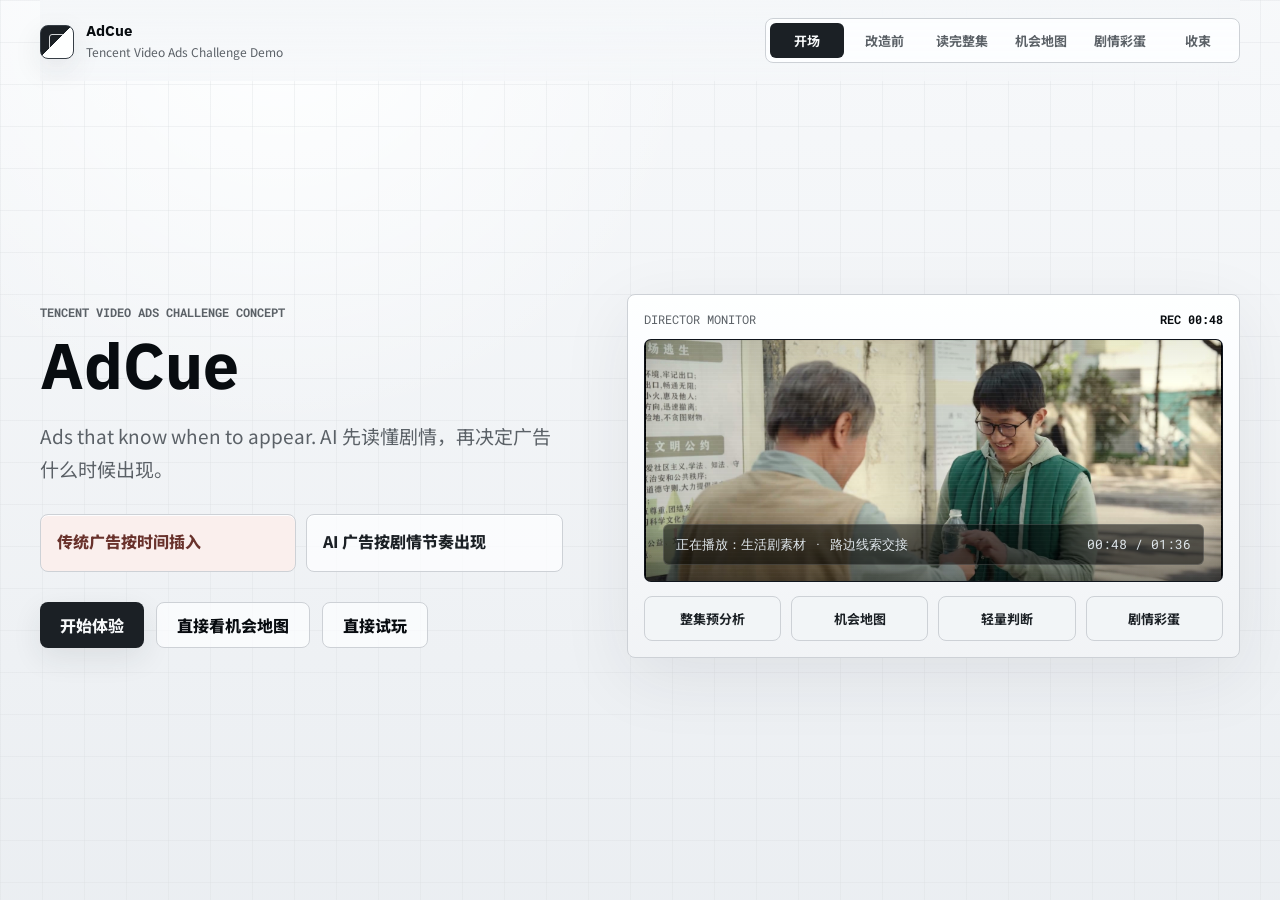
<file: index.html>
<!doctype html>
<html lang="zh-CN">
  <head>
    <meta charset="UTF-8" />
    <meta name="viewport" content="width=device-width, initial-scale=1.0" />
    <title>AdCue Demo</title>
    <link rel="preconnect" href="https://fonts.googleapis.com" />
    <link rel="preconnect" href="https://fonts.gstatic.com" crossorigin />
    <link
      href="https://fonts.googleapis.com/css2?family=IBM+Plex+Sans:wght@400;500;600;700&family=Noto+Sans+SC:wght@300;400;500;700;900&family=Roboto+Mono:wght@500;700&display=swap"
      rel="stylesheet"
    />
    <link rel="stylesheet" href="./styles.css" />
  </head>
  <body>
    <div class="app-shell">
      <header class="topbar">
        <div class="brand">
          <span class="brand-mark"></span>
          <div>
            <strong>AdCue</strong>
            <span>Tencent Video Ads Challenge Demo</span>
          </div>
        </div>
        <nav class="stage-nav" aria-label="Demo 阶段导航">
          <button class="nav-btn active" data-stage="hero">开场</button>
          <button class="nav-btn" data-stage="before">改造前</button>
          <button class="nav-btn" data-stage="preprocess">读完整集</button>
          <button class="nav-btn" data-stage="map">机会地图</button>
          <button class="nav-btn" data-stage="after">剧情彩蛋</button>
          <button class="nav-btn" data-stage="value">收束</button>
        </nav>
      </header>

      <main>
        <section class="stage hero-stage active" id="hero">
          <div class="hero-copy">
            <p class="eyebrow">Tencent Video Ads Challenge Concept</p>
            <h1>AdCue</h1>
            <p class="hero-text">
              Ads that know when to appear. AI 先读懂剧情，再决定广告什么时候出现。
            </p>
            <div class="hook-row" aria-label="核心对比">
              <span>传统广告按时间插入</span>
              <span>AI 广告按剧情节奏出现</span>
            </div>
            <div class="hero-actions">
              <button class="primary-btn" data-stage-target="before">开始体验</button>
              <button class="ghost-btn" data-stage-target="map">直接看机会地图</button>
              <button class="ghost-btn" data-stage-target="after">直接试玩</button>
            </div>
          </div>
          <div class="hero-panel">
            <div class="monitor-label">
              <span>DIRECTOR MONITOR</span>
              <strong>REC 00:48</strong>
            </div>
            <div class="mini-player">
              <video
                class="episode-video"
                data-video-role="hero"
                src="./01-demo.mp4"
                poster="./assets/poster-water.jpg"
                muted
                playsinline
                preload="metadata"
                aria-label="真实剧集素材预览"
              ></video>
              <span class="video-scanline"></span>
              <div class="player-caption">
                <span>正在播放：生活剧素材 · 路边线索交接</span>
                <span>00:48 / 01:36</span>
              </div>
            </div>
            <div class="signal-grid">
              <span>整集预分析</span>
              <span>机会地图</span>
              <span>轻量判断</span>
              <span>剧情彩蛋</span>
            </div>
          </div>
        </section>

        <section class="stage compare-stage" id="before">
          <div class="section-head">
            <p class="eyebrow">Before</p>
            <h2>剧情刚到高潮，突然插入无关广告</h2>
          </div>
          <div class="demo-grid">
            <div class="video-card traditional">
              <div class="card-caption">
                <span>TRADITIONAL AD BREAK</span>
                <strong>情绪中断</strong>
              </div>
              <div class="video-scene">
                <video
                  class="episode-video"
                  data-video-role="before"
                  src="./01-demo.mp4"
                  poster="./assets/poster-care.jpg"
                  muted
                  playsinline
                  preload="metadata"
                  aria-label="传统广告插入前的真实剧集画面"
                ></video>
                <div class="subtitle">系统未识别情绪段落，仍按固定时间强插广告</div>
                <div class="ad-overlay" id="traditionalAd">
                  <div class="ad-box">
                    <span class="ad-label">普通贴片广告</span>
                    <h3>无关贴片广告 15 秒</h3>
                    <p>画面正在路边交接线索，广告却按固定时间盖住画面，和剧情语境完全无关。</p>
                    <div class="countdown">等待 <span id="countdown">15</span>s · 5 秒后可跳过</div>
                    <button class="skip-btn" id="skipAd">跳过广告</button>
                  </div>
                </div>
              </div>
              <div class="control-row">
                <span class="dot red"></span>
                <span>广告强插中</span>
                <span class="time">00:48</span>
              </div>
            </div>
            <aside class="insight-card danger">
              <h3>用户讨厌的不是广告，而是广告不看场合</h3>
              <div class="tag-row">
                <span>打断</span>
                <span>不相关</span>
                <span>只能等待</span>
              </div>
              <p>
                传统广告在抢注意力。它没有理解剧情高潮，也没有判断这一刻是否应该保持沉浸。
              </p>
              <button class="primary-btn" data-stage-target="preprocess">看 AI 如何先读完整集</button>
            </aside>
          </div>
        </section>

        <section class="stage preprocess-stage" id="preprocess">
          <div class="section-head">
            <p class="eyebrow">Pre-analysis</p>
            <h2>AI 先读完整集，而不是每次暂停都临时识别</h2>
          </div>
          <div class="preprocess-layout">
            <div class="pipeline-card">
              <div class="pipeline-column">
                <p class="panel-kicker">输入内容</p>
                <div class="chip-list input-list" id="inputList">
                  <span>字幕文件</span>
                  <span>剧情简介</span>
                  <span>关键帧</span>
                  <span>音频情绪</span>
                  <span>场景切分</span>
                </div>
              </div>
              <div class="pipeline-action">
                <button class="primary-btn" id="generateMap">生成剧情广告机会地图</button>
                <p id="preprocessStatus">视频上线前完成一次整集预分析，多用户复用结果。</p>
              </div>
              <div class="pipeline-column">
                <p class="panel-kicker">输出能力</p>
                <div class="chip-list output-list" id="outputList">
                  <span>剧情结构</span>
                  <span>情绪曲线</span>
                  <span>广告禁入区</span>
                  <span>低打扰广告点</span>
                  <span>可匹配商品类型</span>
                </div>
              </div>
            </div>

            <div class="director-card preprocess-copy">
              <div class="console-head">
                <span class="pulse"></span>
                <strong>内容预处理面板</strong>
              </div>
              <div class="analysis-dashboard">
                <article>
                  <span>剧情结构</span>
                  <strong>医院问询、病房延续、路边线索、夜间药店</strong>
                </article>
                <article>
                  <span>情绪曲线</span>
                  <strong>00:00 医院问询禁入，00:24 病房延续禁入，00:48 路边线索轻广告，01:12 夜间药店可广告</strong>
                </article>
                <article>
                  <span>广告禁入区</span>
                  <strong>病房、医护问询、人物关系紧张、关键信息未交代完的段落</strong>
                </article>
                <article>
                  <span>低打扰广告点</span>
                  <strong>路边线索交接、出行语境、夜间药店、主动暂停、稳定环境镜头</strong>
                </article>
              </div>
            </div>
          </div>
        </section>

        <section class="stage map-stage" id="map">
          <div class="section-head">
            <p class="eyebrow">Opportunity Map</p>
            <h2>这不是普通广告位表，而是一张剧情广告机会地图</h2>
          </div>
          <div class="map-layout">
            <div class="timeline-card">
              <div class="map-legend">
                <span><i class="legend-dot allow"></i>适合广告</span>
                <span><i class="legend-dot light"></i>只适合轻广告</span>
                <span><i class="legend-dot block"></i>禁止广告</span>
              </div>
              <div class="timeline-list" id="timelineList" aria-label="剧情广告机会地图"></div>
            </div>
            <aside class="insight-card map-insight">
              <h3>AI 不只是识别画面，它在给整集内容做广告编排</h3>
              <p>
                视频上线前先预处理整集内容，生成可复用的机会地图。用户观看时，只读取当前时间点并做频控、遮挡和行为校验。
              </p>
              <div class="tag-row">
                <span>更少实时算力</span>
                <span>更稳的体验</span>
                <span>更像平台产品</span>
              </div>
              <p class="try-hint">点击左侧任意时间点，或直接进入播放页拖动进度条试玩。</p>
              <button class="primary-btn" data-stage-target="after">进入用户观看判断</button>
            </aside>
          </div>
        </section>

        <section class="stage ai-stage" id="after">
          <div class="section-head">
            <p class="eyebrow">Realtime Decision</p>
            <h2>用户观看时，系统只做轻量判断</h2>
          </div>
          <div class="ai-layout">
            <div class="video-card ai-video">
              <div class="card-caption">
                <span>AI DIRECTED AD MOMENT</span>
                <strong id="playerMomentLabel">00:48 路边线索交接</strong>
              </div>
              <div class="video-scene">
                <video
                  class="episode-video"
                  data-video-role="after"
                  src="./01-demo.mp4"
                  poster="./assets/poster-water.jpg"
                  muted
                  playsinline
                  preload="metadata"
                  aria-label="AdCue 实时判断的真实剧集画面"
                ></video>
                <div class="subtitle" id="subtitleLine">路边线索交接，适合低打扰出行类剧情彩蛋</div>
                <div class="pause-chip" id="pauseChip">读取机会地图中</div>
                <div class="decision-overlay hidden" id="decisionOverlay">
                  <span class="ad-label">AI 决策</span>
                  <h3 id="decisionTitle">这里不出现广告</h3>
                  <p id="decisionCopy">当前为剧情关键段落，系统保护观看沉浸。</p>
                </div>
                <div class="egg-card hidden" id="eggCard">
                  <span class="ad-label">AI 生成剧情彩蛋</span>
                  <p class="scene-meta" id="sceneMeta">当前场景：路边线索交接 · 推荐广告：打车</p>
                  <h3 id="eggTitle">查线索要跑远路，先叫辆车。</h3>
                  <p id="eggCopy">附近打车券轻量出现，不挡人物和字幕。</p>
                  <button class="shuffle-style" id="shuffleStyle">换一种广告风格</button>
                  <div class="style-switcher" aria-label="广告语气选择">
                    <button class="style-btn active" data-style="gentle">温柔版</button>
                    <button class="style-btn" data-style="bullet">弹幕版</button>
                    <button class="style-btn" data-style="brand">品牌版</button>
                  </div>
                  <div class="egg-actions">
                    <button id="couponBtn">领取打车券</button>
                    <button id="continueBtn">继续看剧</button>
                  </div>
                  <div class="coupon-result hidden" id="couponResult">
                    已领取优惠券。接下来 5 分钟减少广告打扰。
                  </div>
                </div>
              </div>
              <div class="playback-panel">
                <div class="playback-meta">
                  <strong id="currentNodeTitle">路边线索交接</strong>
                  <span id="currentNodeType">轻广告</span>
                </div>
                <input
                  id="timelineScrubber"
                  type="range"
                  min="0"
                  max="96"
                  step="24"
                  value="48"
                  aria-label="当前剧情节点"
                  disabled
                />
                <div class="scene-buttons" id="sceneButtons" aria-label="选择剧情时间点"></div>
              </div>
              <div class="control-row">
                <button class="ghost-control" id="togglePlayback">播放片段</button>
                <button class="pause-btn" id="runAi">暂停并读取机会地图</button>
                <span class="time" id="currentTimeLabel">00:48</span>
              </div>
            </div>

            <div class="ai-console">
              <div class="console-head">
                <span class="pulse"></span>
                <strong>轻量判断链路</strong>
              </div>
              <div class="analysis-list" id="analysisList">
              </div>
            </div>
          </div>
        </section>

        <section class="stage value-stage" id="value">
          <div class="section-head">
            <p class="eyebrow">Takeaway</p>
            <h2>AI 先读懂整集剧情，生成一张广告机会地图</h2>
          </div>
          <div class="quote-card">
            <p>AI 不是让广告更精准地打扰你，而是让广告学会看场合。</p>
            <strong>让广告知道什么时候出现，也知道什么时候闭嘴。</strong>
          </div>
          <div class="value-grid">
            <article class="value-card">
              <span class="value-icon">U</span>
              <h3>用户</h3>
              <p>少打扰，更相关，有选择。广告从被迫观看变成可参与的剧情彩蛋。</p>
            </article>
            <article class="value-card">
              <span class="value-icon">P</span>
              <h3>平台</h3>
              <p>广告不破坏沉浸，库存价值更高，形成更有差异化的 AI 广告体验。</p>
            </article>
            <article class="value-card">
              <span class="value-icon">A</span>
              <h3>广告主</h3>
              <p>品牌进入剧情语境，记忆更自然，互动转化也更有理由发生。</p>
            </article>
            <article class="value-card">
              <span class="value-icon">E</span>
              <h3>工程侧</h3>
              <p>整集预分析一次，多用户复用，实时侧只做轻量判断，降低算力成本。</p>
            </article>
          </div>
          <div class="risk-strip">
            <span>品牌安全</span>
            <span>隐私保护</span>
            <span>版权边界</span>
            <span>频次控制</span>
          </div>
        </section>
      </main>
    </div>

    <script src="./script.js?v=20260506-scene-align"></script>
  </body>
</html>
</file>
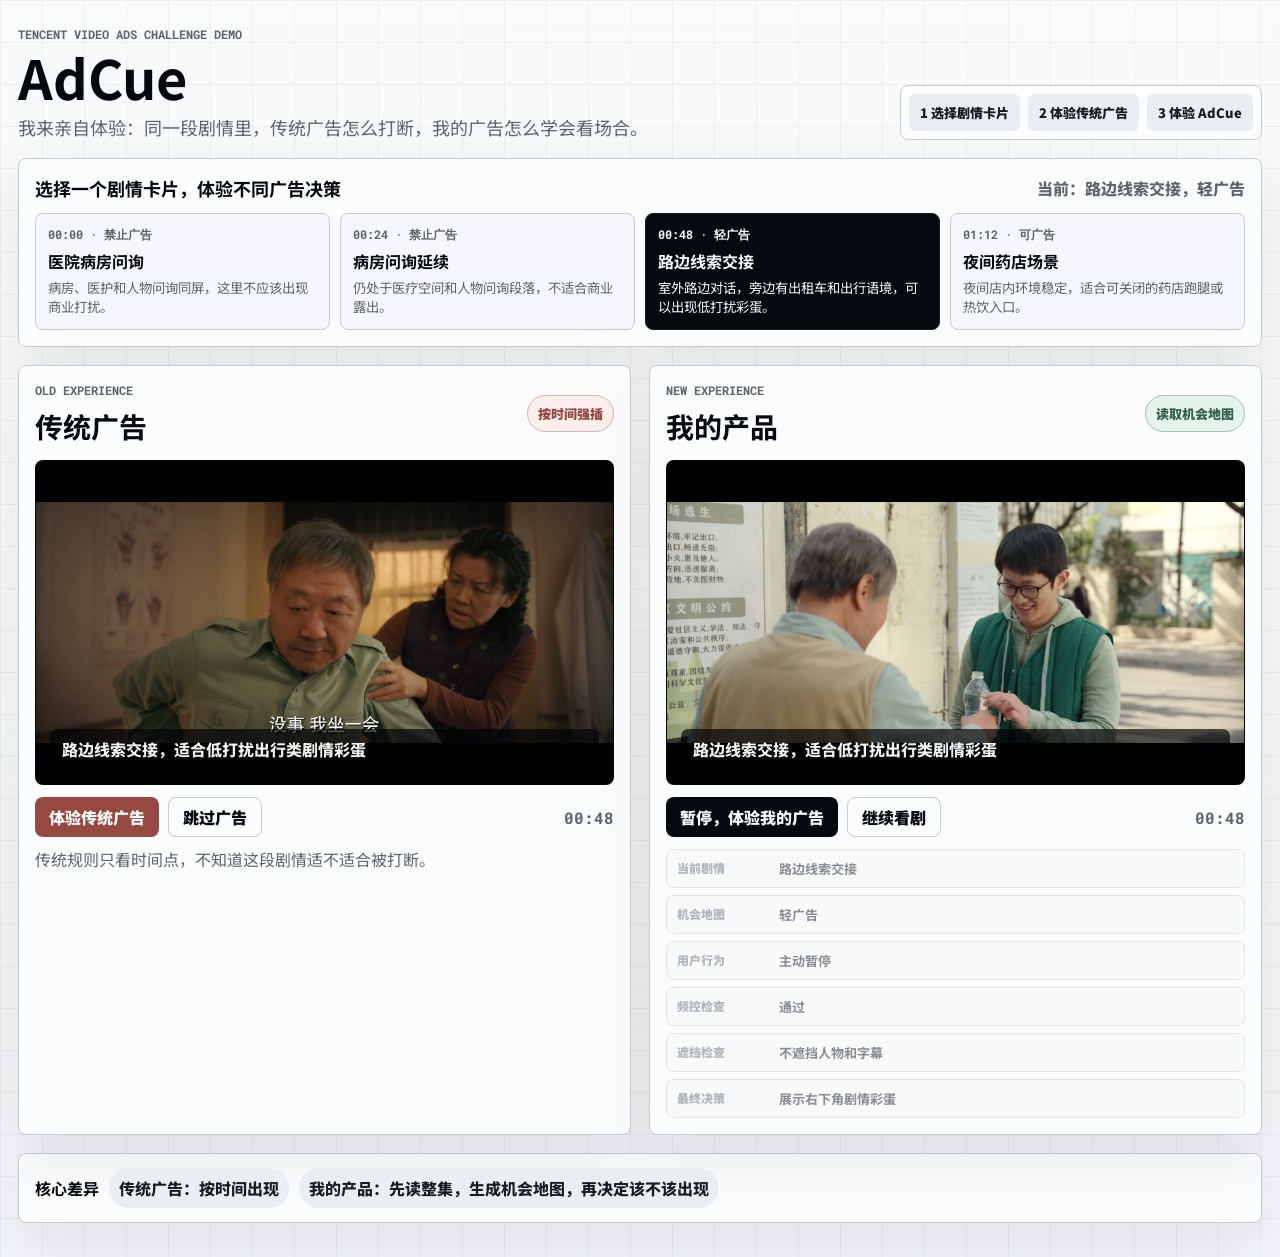
<file: recording.html>
<!doctype html>
<html lang="zh-CN">
  <head>
    <meta charset="UTF-8" />
    <meta name="viewport" content="width=device-width, initial-scale=1.0" />
    <title>AdCue · 录屏体验版</title>
    <link rel="preconnect" href="https://fonts.googleapis.com" />
    <link rel="preconnect" href="https://fonts.gstatic.com" crossorigin />
    <link
      href="https://fonts.googleapis.com/css2?family=IBM+Plex+Sans:wght@400;500;600;700&family=Noto+Sans+SC:wght@300;400;500;700;900&family=Roboto+Mono:wght@500;700&display=swap"
      rel="stylesheet"
    />
    <link rel="stylesheet" href="./recording.css" />
  </head>
  <body>
    <main class="record-shell">
      <header class="hero-bar">
        <div>
          <p class="eyebrow">Tencent Video Ads Challenge Demo</p>
          <h1>AdCue</h1>
          <p class="hero-copy">我来亲自体验：同一段剧情里，传统广告怎么打断，我的广告怎么学会看场合。</p>
        </div>
        <div class="record-guide" aria-label="录屏操作步骤">
          <span>1 选择剧情卡片</span>
          <span>2 体验传统广告</span>
          <span>3 体验 AdCue</span>
        </div>
      </header>

      <section class="scenario-panel" aria-label="剧情时间点选择">
        <div class="scenario-head">
          <strong>选择一个剧情卡片，体验不同广告决策</strong>
          <span id="scenarioVerdict">当前：路边线索交接，轻广告</span>
        </div>
        <div class="scenario-grid" id="scenarioGrid"></div>
      </section>

      <section class="compare-board" aria-label="广告体验对比">
        <article class="experience-card bad">
          <div class="card-top">
            <div>
              <p class="eyebrow">Old Experience</p>
              <h2>传统广告</h2>
            </div>
            <span class="status-pill bad">按时间强插</span>
          </div>

          <div class="player-frame">
            <video
              id="oldVideo"
              class="episode-video"
              src="./01-demo.mp4"
              poster="./assets/poster-care.jpg"
              muted
              playsinline
              preload="metadata"
            ></video>
            <div class="subtitle" id="oldSubtitle">路边线索交接，适合低打扰出行类剧情彩蛋</div>
            <div class="old-ad hidden" id="oldAd">
              <div class="old-ad-box">
                <span>贴片广告</span>
                <h3>无关贴片广告 15 秒</h3>
                <p>不管剧情情绪，直接挡住画面。</p>
                <strong>5 秒后可跳过</strong>
              </div>
            </div>
          </div>

          <div class="control-row">
            <button class="solid danger" id="runOld">体验传统广告</button>
            <button class="plain" id="skipOld">跳过广告</button>
            <span id="oldTime">00:48</span>
          </div>
          <p class="experience-note" id="oldNote">传统规则只看时间点，不知道这段剧情适不适合被打断。</p>
        </article>

        <article class="experience-card good">
          <div class="card-top">
            <div>
              <p class="eyebrow">New Experience</p>
              <h2>我的产品</h2>
            </div>
            <span class="status-pill good">读取机会地图</span>
          </div>

          <div class="player-frame">
            <video
              id="smartVideo"
              class="episode-video"
              src="./01-demo.mp4"
              poster="./assets/poster-water.jpg"
              muted
              playsinline
              preload="metadata"
            ></video>
            <div class="subtitle" id="smartSubtitle">路边线索交接，适合低打扰出行类剧情彩蛋</div>
            <div class="read-chip hidden" id="readChip">读取机会地图中</div>
            <div class="smart-ad hidden" id="smartAd">
              <span class="mini-label">剧情彩蛋</span>
              <p class="ad-context" id="adContext">路边线索交接 · 推荐打车</p>
              <h3 id="smartAdTitle">查线索要跑远路，先叫辆车。</h3>
              <p id="smartAdCopy">附近打车券轻量出现，不挡人物和字幕。</p>
              <div class="smart-actions">
                <button id="claimCoupon">领取打车券</button>
                <button id="changeTone">换风格</button>
              </div>
              <div class="coupon-toast hidden" id="couponToast">已领取，接下来 5 分钟减少广告打扰。</div>
            </div>
            <div class="block-card hidden" id="blockCard">
              <span class="mini-label">AI 决策</span>
              <h3>这里不出现广告</h3>
              <p id="blockCopy">当前是高敏感剧情段落，系统保护观看沉浸。</p>
            </div>
          </div>

          <div class="control-row">
            <button class="solid" id="runSmart">暂停，体验我的广告</button>
            <button class="plain" id="continueSmart">继续看剧</button>
            <span id="smartTime">00:48</span>
          </div>
          <div class="decision-list" id="decisionList"></div>
        </article>
      </section>

      <section class="takeaway-strip">
        <strong>核心差异</strong>
        <span>传统广告：按时间出现</span>
        <span>我的产品：先读整集，生成机会地图，再决定该不该出现</span>
      </section>
    </main>

    <script src="./recording.js?v=20260506-scene-align"></script>
  </body>
</html>
</file>
<file: styles.css>
:root {
  color-scheme: light;
  --bg: oklch(97.3% 0.004 250);
  --bg-soft: oklch(94.6% 0.006 250);
  --surface: oklch(99% 0.002 250);
  --surface-raised: oklch(100% 0.002 250);
  --surface-muted: oklch(92.8% 0.006 250);
  --line: oklch(86% 0.008 250);
  --line-strong: oklch(75% 0.01 250);
  --text: oklch(21% 0.012 250);
  --heading: oklch(15% 0.012 250);
  --muted: oklch(49% 0.012 250);
  --quiet: oklch(66% 0.01 250);
  --accent: oklch(36% 0.018 250);
  --accent-strong: oklch(24% 0.012 250);
  --danger: oklch(50% 0.105 28);
  --warning: oklch(67% 0.08 82);
  --success: oklch(50% 0.052 170);
  --video-dark: oklch(19% 0.016 252);
  --shadow: 0 20px 70px oklch(28% 0.01 250 / 0.08);
  --shadow-tight: 0 10px 30px oklch(28% 0.01 250 / 0.09);
  --radius: 8px;
  --font-display: "IBM Plex Sans", "Noto Sans SC", -apple-system, BlinkMacSystemFont, sans-serif;
  --font-body: "Noto Sans SC", "IBM Plex Sans", -apple-system, BlinkMacSystemFont, sans-serif;
  --font-mono: "Roboto Mono", ui-monospace, monospace;
}

* {
  box-sizing: border-box;
}

html {
  background: var(--bg);
}

body {
  margin: 0;
  min-height: 100vh;
  background:
    linear-gradient(90deg, oklch(90% 0.006 250 / 0.34) 1px, transparent 1px),
    linear-gradient(180deg, oklch(90% 0.006 250 / 0.34) 1px, transparent 1px),
    radial-gradient(circle at 22% 0%, oklch(100% 0.002 250) 0, transparent 32%),
    linear-gradient(180deg, oklch(98% 0.003 250), oklch(94.8% 0.006 250));
  background-size: 42px 42px, 42px 42px, auto, auto;
  color: var(--text);
  font-family: var(--font-body);
  font-weight: 400;
  overflow-x: hidden;
}

body::before {
  content: "";
  position: fixed;
  inset: 0;
  z-index: -1;
  pointer-events: none;
  background:
    linear-gradient(180deg, oklch(100% 0.002 250 / 0.62), transparent 34%),
    repeating-linear-gradient(135deg, transparent 0 14px, oklch(80% 0.006 250 / 0.08) 14px 15px);
}

button {
  border: 0;
  font: inherit;
  cursor: pointer;
  transition:
    transform 0.18s cubic-bezier(0.16, 1, 0.3, 1),
    background 0.18s cubic-bezier(0.16, 1, 0.3, 1),
    border-color 0.18s cubic-bezier(0.16, 1, 0.3, 1),
    color 0.18s cubic-bezier(0.16, 1, 0.3, 1);
}

button:hover {
  transform: translateY(-1px);
}

button:active {
  transform: translateY(0) scale(0.985);
}

button:focus-visible {
  outline: 2px solid var(--accent-strong);
  outline-offset: 3px;
}

.app-shell {
  width: min(1200px, calc(100% - 36px));
  margin: 0 auto;
}

.topbar {
  position: sticky;
  top: 0;
  z-index: 10;
  display: flex;
  align-items: center;
  justify-content: space-between;
  gap: 20px;
  padding: 18px 0;
  background: linear-gradient(180deg, oklch(97.3% 0.004 250 / 0.94), oklch(97.3% 0.004 250 / 0.74));
  backdrop-filter: blur(18px);
}

.brand {
  display: flex;
  align-items: center;
  gap: 12px;
  min-width: 230px;
}

.brand-mark {
  position: relative;
  width: 34px;
  height: 34px;
  border: 1px solid var(--accent);
  border-radius: 8px;
  background:
    linear-gradient(135deg, var(--accent-strong) 0 48%, var(--surface-raised) 48% 100%);
  box-shadow: var(--shadow-tight);
}

.brand-mark::after {
  content: "";
  position: absolute;
  inset: 8px;
  border: 1px solid oklch(100% 0.002 250 / 0.82);
  border-radius: 3px;
}

.brand strong,
.brand span {
  display: block;
}

.brand strong {
  color: var(--heading);
  font-family: var(--font-display);
  font-size: 15px;
  font-weight: 800;
}

.brand span {
  margin-top: 3px;
  color: var(--muted);
  font-size: 12px;
}

.stage-nav {
  display: flex;
  gap: 3px;
  padding: 4px;
  border: 1px solid var(--line);
  border-radius: var(--radius);
  background: oklch(100% 0.002 250 / 0.78);
  box-shadow: 0 1px 0 oklch(100% 0.002 250 / 0.86) inset;
}

.nav-btn {
  min-width: 74px;
  padding: 8px 12px;
  border-radius: 6px;
  color: var(--muted);
  background: transparent;
  font-size: 13px;
  font-weight: 700;
  white-space: nowrap;
}

.nav-btn:hover {
  color: var(--heading);
  background: var(--surface-muted);
}

.nav-btn.active {
  color: oklch(98% 0.003 250);
  background: var(--accent-strong);
}

.stage {
  display: none;
  min-height: calc(100vh - 82px);
  padding: 44px 0 72px;
  animation: stageIn 0.44s cubic-bezier(0.16, 1, 0.3, 1) both;
}

.stage.active {
  display: block;
}

.stage.active .hero-copy,
.stage.active .hero-panel,
.stage.active .section-head,
.stage.active .video-card,
.stage.active .insight-card,
.stage.active .pipeline-card,
.stage.active .timeline-card,
.stage.active .decision-card,
.stage.active .director-card,
.stage.active .ai-console,
.stage.active .quote-card,
.stage.active .value-card {
  animation: riseIn 0.54s cubic-bezier(0.16, 1, 0.3, 1) both;
}

.stage.active .hero-panel,
.stage.active .insight-card,
.stage.active .timeline-card,
.stage.active .director-card,
.stage.active .ai-console,
.stage.active .quote-card,
.stage.active .value-card:nth-child(2) {
  animation-delay: 0.06s;
}

@keyframes riseIn {
  from {
    opacity: 0;
    transform: translateY(16px);
  }
  to {
    opacity: 1;
    transform: translateY(0);
  }
}

@keyframes stageIn {
  from {
    opacity: 0;
  }
  to {
    opacity: 1;
  }
}

.hero-stage {
  display: none;
  grid-template-columns: minmax(0, 0.92fr) minmax(420px, 1.08fr);
  align-items: center;
  gap: clamp(34px, 5vw, 70px);
}

.hero-stage.active {
  display: grid;
}

.eyebrow {
  margin: 0 0 14px;
  color: var(--muted);
  font-family: var(--font-mono);
  font-size: 12px;
  font-weight: 700;
  letter-spacing: 0;
  text-transform: uppercase;
}

h1,
h2,
h3,
p {
  margin-top: 0;
}

h1 {
  margin-bottom: 22px;
  color: var(--heading);
  font-family: var(--font-display);
  font-size: 64px;
  font-weight: 900;
  line-height: 0.98;
  letter-spacing: 0;
}

h2 {
  margin-bottom: 0;
  color: var(--heading);
  font-family: var(--font-display);
  font-size: 42px;
  font-weight: 900;
  line-height: 1.18;
  letter-spacing: 0;
}

h3 {
  margin-bottom: 10px;
  color: var(--heading);
  font-family: var(--font-display);
  font-size: 22px;
  font-weight: 800;
}

.hero-text {
  width: min(610px, 100%);
  color: var(--muted);
  font-size: 19px;
  line-height: 1.78;
}

.hook-row {
  display: grid;
  grid-template-columns: repeat(2, minmax(0, 1fr));
  gap: 10px;
  width: min(640px, 100%);
  margin-top: 28px;
}

.hook-row span {
  min-height: 58px;
  padding: 14px 16px;
  border: 1px solid var(--line);
  border-radius: var(--radius);
  color: var(--accent-strong);
  background: oklch(100% 0.002 250 / 0.72);
  font-weight: 800;
  box-shadow: 0 1px 0 oklch(100% 0.002 250 / 0.86) inset;
}

.hook-row span:first-child {
  color: oklch(39% 0.08 28);
  background: oklch(96% 0.012 28);
}

.hero-actions {
  display: flex;
  flex-wrap: wrap;
  gap: 12px;
  margin-top: 30px;
}

.primary-btn,
.ghost-btn,
.pause-btn,
.ghost-control {
  min-height: 46px;
  padding: 0 20px;
  border-radius: var(--radius);
  font-weight: 800;
}

.primary-btn,
.pause-btn {
  color: oklch(98% 0.003 250);
  background: var(--accent-strong);
  box-shadow: var(--shadow-tight);
}

.primary-btn:hover,
.pause-btn:hover {
  background: var(--heading);
}

.ghost-btn {
  color: var(--heading);
  border: 1px solid var(--line);
  background: oklch(100% 0.002 250 / 0.68);
}

.ghost-control {
  color: var(--heading);
  border: 1px solid var(--line);
  background: var(--surface-raised);
}

.hero-panel,
.video-card,
.insight-card,
.ai-console,
.value-card,
.pipeline-card,
.timeline-card,
.decision-card,
.director-card,
.quote-card {
  border: 1px solid var(--line);
  border-radius: var(--radius);
  background: var(--surface);
  box-shadow: var(--shadow);
}

.hero-panel {
  padding: 16px;
  background:
    linear-gradient(180deg, oklch(100% 0.002 250), oklch(96.4% 0.004 250)),
    var(--surface);
}

.monitor-label,
.card-caption {
  display: flex;
  align-items: center;
  justify-content: space-between;
  gap: 14px;
  margin-bottom: 12px;
  color: var(--muted);
  font-family: var(--font-mono);
  font-size: 12px;
  text-transform: uppercase;
}

.monitor-label strong,
.card-caption strong {
  color: var(--heading);
  font-weight: 700;
}

.mini-player,
.video-scene {
  position: relative;
  overflow: hidden;
  border: 1px solid oklch(20% 0.012 250 / 0.2);
  border-radius: 7px;
  background: var(--video-dark);
  box-shadow: inset 0 0 0 1px oklch(100% 0.002 250 / 0.06);
}

.mini-player {
  aspect-ratio: 160 / 67;
}

.episode-video {
  position: absolute;
  inset: 0;
  width: 100%;
  height: 100%;
  object-fit: contain;
  background: oklch(8% 0.01 250);
}

.episode-video::-webkit-media-controls {
  display: none !important;
}

.video-scanline {
  position: absolute;
  inset: 0;
  pointer-events: none;
  background:
    linear-gradient(180deg, oklch(10% 0.012 250 / 0.08), transparent 18%, transparent 72%, oklch(8% 0.01 250 / 0.46)),
    repeating-linear-gradient(180deg, oklch(100% 0.002 250 / 0.04) 0 1px, transparent 1px 4px);
}

.video-scene::after {
  content: "";
  position: absolute;
  inset: 0;
  pointer-events: none;
  background:
    linear-gradient(180deg, transparent 64%, oklch(8% 0.01 250 / 0.44)),
    linear-gradient(90deg, oklch(8% 0.01 250 / 0.32), transparent 18%, transparent 82%, oklch(8% 0.01 250 / 0.32));
}

.player-caption {
  position: absolute;
  left: 18px;
  right: 18px;
  bottom: 16px;
  z-index: 2;
  display: flex;
  justify-content: space-between;
  gap: 14px;
  padding: 10px 12px;
  border: 1px solid oklch(100% 0.002 250 / 0.14);
  border-radius: 6px;
  color: oklch(92% 0.01 240);
  background: oklch(8% 0.01 250 / 0.52);
  font-family: var(--font-mono);
  font-size: 13px;
}

.signal-grid {
  display: grid;
  grid-template-columns: repeat(4, 1fr);
  gap: 10px;
  margin-top: 14px;
}

.signal-grid span {
  padding: 12px 10px;
  border: 1px solid var(--line);
  border-radius: var(--radius);
  color: var(--accent-strong);
  background: oklch(96.8% 0.004 250);
  text-align: center;
  font-size: 13px;
  font-weight: 700;
}

.section-head {
  width: min(880px, 100%);
  margin-bottom: 34px;
}

.demo-grid,
.ai-layout {
  display: grid;
  grid-template-columns: minmax(0, 1.35fr) minmax(320px, 0.65fr);
  gap: 24px;
}

.video-card {
  overflow: hidden;
  padding: 14px;
}

.video-scene {
  aspect-ratio: 160 / 67;
}

.subtitle {
  position: absolute;
  z-index: 2;
  top: 18px;
  left: 18px;
  width: min(68%, 620px);
  padding: 11px 18px;
  border-radius: 7px;
  color: oklch(96% 0.006 250);
  background: oklch(12% 0.012 250 / 0.66);
  text-align: left;
  font-size: 16px;
  line-height: 1.45;
}

.ad-overlay {
  position: absolute;
  z-index: 4;
  inset: 0;
  display: grid;
  place-items: center;
  background: oklch(16% 0.012 250 / 0.68);
  backdrop-filter: blur(6px);
}

.ad-box {
  width: min(390px, calc(100% - 28px));
  padding: 28px;
  border: 1px solid oklch(100% 0.002 250 / 0.2);
  border-radius: var(--radius);
  background: oklch(97.5% 0.004 250);
  color: var(--text);
  text-align: center;
  box-shadow: 0 24px 70px oklch(10% 0.01 250 / 0.24);
}

.ad-label {
  display: inline-flex;
  margin-bottom: 14px;
  padding: 7px 10px;
  border: 1px solid var(--line);
  border-radius: 6px;
  color: var(--accent-strong);
  background: oklch(91.8% 0.006 250);
  font-size: 12px;
  font-weight: 800;
}

.ad-box h3 {
  color: var(--heading);
  font-family: var(--font-display);
  font-size: 28px;
}

.ad-box p,
.insight-card p,
.value-card p,
.egg-card p {
  color: var(--muted);
  line-height: 1.72;
}

.countdown {
  margin: 18px 0;
  color: var(--danger);
  font-weight: 800;
}

.skip-btn {
  min-height: 42px;
  padding: 0 18px;
  border-radius: var(--radius);
  color: oklch(98% 0.003 250);
  background: var(--accent-strong);
}

.control-row {
  display: flex;
  align-items: center;
  flex-wrap: wrap;
  gap: 10px;
  min-height: 48px;
  padding: 12px 4px 0;
  color: var(--muted);
}

.time {
  margin-left: auto;
  font-family: var(--font-mono);
}

.dot {
  width: 10px;
  height: 10px;
  border-radius: 50%;
}

.dot.red {
  background: var(--danger);
  box-shadow: 0 0 0 5px oklch(50% 0.105 28 / 0.12);
}

.insight-card {
  align-self: stretch;
  padding: 26px;
  background:
    linear-gradient(180deg, oklch(97% 0.012 28), oklch(99% 0.002 250)),
    var(--surface);
}

.tag-row {
  display: flex;
  flex-wrap: wrap;
  gap: 9px;
  margin: 18px 0;
}

.tag-row span,
.risk-strip span {
  padding: 8px 10px;
  border: 1px solid oklch(82% 0.032 28);
  border-radius: 6px;
  color: oklch(39% 0.08 28);
  background: oklch(96% 0.012 28);
  font-size: 13px;
  font-weight: 700;
}

.ai-layout {
  grid-template-columns: minmax(0, 1.1fr) minmax(360px, 0.9fr);
}

.preprocess-layout,
.map-layout {
  grid-template-columns: minmax(360px, 0.92fr) minmax(0, 1.08fr);
  align-items: stretch;
}

.preprocess-layout,
.map-layout {
  display: grid;
  gap: 24px;
}

.preprocess-layout {
  grid-template-columns: minmax(0, 1.08fr) minmax(360px, 0.92fr);
}

.map-layout {
  grid-template-columns: minmax(0, 1.24fr) minmax(320px, 0.76fr);
}

.pipeline-card {
  display: grid;
  grid-template-columns: minmax(0, 0.92fr) auto minmax(0, 1fr);
  gap: 18px;
  align-items: stretch;
  padding: 22px;
  background:
    linear-gradient(180deg, oklch(100% 0.002 250), oklch(96.5% 0.004 250)),
    var(--surface);
}

.pipeline-column {
  min-height: 360px;
  padding: 20px;
  border: 1px solid var(--line);
  border-radius: var(--radius);
  background: oklch(98% 0.004 250);
}

.panel-kicker {
  margin-bottom: 16px;
  color: var(--muted);
  font-family: var(--font-mono);
  font-size: 12px;
  font-weight: 800;
  text-transform: uppercase;
}

.chip-list {
  display: grid;
  gap: 10px;
}

.chip-list span {
  display: flex;
  align-items: center;
  min-height: 44px;
  padding: 0 14px;
  border: 1px solid var(--line);
  border-radius: var(--radius);
  color: var(--heading);
  background: var(--surface-raised);
  font-weight: 800;
  transition:
    transform 0.24s cubic-bezier(0.16, 1, 0.3, 1),
    border-color 0.24s cubic-bezier(0.16, 1, 0.3, 1),
    background 0.24s cubic-bezier(0.16, 1, 0.3, 1);
}

.chip-list span.active {
  border-color: var(--line-strong);
  background: oklch(93.5% 0.006 250);
  transform: translateX(4px);
}

.output-list span.active {
  color: oklch(35% 0.05 170);
  border-color: oklch(78% 0.028 170);
  background: oklch(95% 0.015 170);
}

.pipeline-action {
  display: grid;
  place-items: center;
  align-content: center;
  gap: 14px;
  width: 210px;
  text-align: center;
}

.pipeline-action::before,
.pipeline-action::after {
  content: "";
  width: 1px;
  height: 62px;
  background: var(--line);
}

.pipeline-action p {
  margin: 0;
  color: var(--muted);
  font-size: 13px;
  line-height: 1.6;
}

.preprocess-copy {
  background: var(--surface-raised);
}

.timeline-card {
  padding: 22px;
  background:
    linear-gradient(180deg, oklch(100% 0.002 250), oklch(96.8% 0.004 250)),
    var(--surface);
}

.map-legend {
  display: flex;
  flex-wrap: wrap;
  gap: 10px;
  margin-bottom: 18px;
  color: var(--muted);
  font-size: 13px;
  font-weight: 800;
}

.map-legend span {
  display: inline-flex;
  align-items: center;
  gap: 7px;
  padding: 8px 10px;
  border: 1px solid var(--line);
  border-radius: 999px;
  background: var(--surface-raised);
}

.legend-dot {
  width: 9px;
  height: 9px;
  border-radius: 50%;
}

.legend-dot.allow,
.timeline-item.green::before {
  background: var(--success);
}

.legend-dot.light,
.timeline-item.yellow::before {
  background: var(--warning);
}

.legend-dot.block,
.timeline-item.red::before {
  background: var(--danger);
}

.timeline-list {
  position: relative;
  display: grid;
  gap: 12px;
}

.timeline-list::before {
  content: "";
  position: absolute;
  top: 18px;
  bottom: 18px;
  left: 68px;
  width: 1px;
  background: var(--line);
}

.timeline-item {
  position: relative;
  display: grid;
  grid-template-columns: 82px 1fr;
  gap: 16px;
  width: 100%;
  padding: 16px;
  border: 1px solid var(--line);
  border-radius: var(--radius);
  background: var(--surface-raised);
  text-align: left;
}

.timeline-item:hover,
.timeline-item.selected {
  border-color: var(--line-strong);
  background: oklch(99.4% 0.002 250);
  box-shadow: 0 12px 36px oklch(28% 0.01 250 / 0.07);
}

.timeline-item::before {
  content: "";
  position: absolute;
  top: 22px;
  left: 64px;
  z-index: 1;
  width: 10px;
  height: 10px;
  border: 2px solid var(--surface-raised);
  border-radius: 50%;
  box-shadow: 0 0 0 1px var(--line);
}

.timeline-item time {
  color: var(--accent-strong);
  font-family: var(--font-mono);
  font-size: 13px;
  font-weight: 900;
}

.timeline-title {
  display: flex;
  align-items: center;
  justify-content: space-between;
  gap: 12px;
  margin-bottom: 7px;
}

.timeline-title strong {
  color: var(--heading);
}

.timeline-title span {
  padding: 5px 8px;
  border: 1px solid var(--line);
  border-radius: 999px;
  color: var(--muted);
  background: oklch(97% 0.004 250);
  font-size: 12px;
  font-weight: 900;
  white-space: nowrap;
}

.timeline-item.green .timeline-title span {
  color: oklch(35% 0.05 170);
  border-color: oklch(78% 0.028 170);
  background: oklch(95% 0.015 170);
}

.timeline-item.yellow .timeline-title span {
  color: oklch(42% 0.07 82);
  border-color: oklch(80% 0.05 82);
  background: oklch(96% 0.018 82);
}

.timeline-item.red .timeline-title span {
  color: oklch(39% 0.08 28);
  border-color: oklch(82% 0.032 28);
  background: oklch(96% 0.012 28);
}

.timeline-item p {
  margin-bottom: 8px;
  color: var(--muted);
  line-height: 1.55;
}

.timeline-item small {
  color: var(--quiet);
  font-family: var(--font-mono);
  font-size: 12px;
  font-weight: 700;
}

.map-insight {
  background: var(--surface-raised);
}

.try-hint {
  margin-top: 18px;
  padding: 12px 14px;
  border: 1px solid var(--line);
  border-radius: var(--radius);
  color: var(--heading);
  background: oklch(96.5% 0.004 250);
  font-size: 14px;
  font-weight: 800;
  line-height: 1.55;
}

.decision-card {
  padding: 30px;
  background:
    linear-gradient(180deg, oklch(96.5% 0.009 82), oklch(99% 0.002 250)),
    var(--surface);
}

.decision-status {
  display: inline-flex;
  margin-bottom: 18px;
  padding: 8px 12px;
  border-radius: 6px;
  color: oklch(98% 0.003 250);
  background: var(--accent-strong);
  font-size: 13px;
  font-weight: 900;
}

.decision-card h3 {
  font-size: 38px;
  line-height: 1.16;
}

.decision-card p {
  color: var(--muted);
  line-height: 1.75;
}

.meter-list {
  display: grid;
  gap: 16px;
  margin: 24px 0;
}

.meter-row {
  display: grid;
  grid-template-columns: 1fr auto;
  gap: 10px 14px;
  align-items: center;
}

.meter-row span {
  color: var(--heading);
  font-weight: 800;
}

.meter-row strong {
  color: var(--accent-strong);
}

.meter-row i {
  grid-column: 1 / -1;
  height: 9px;
  overflow: hidden;
  border-radius: 8px;
  background: var(--surface-muted);
}

.meter-row i::before {
  content: "";
  display: block;
  width: var(--meter);
  height: 100%;
  border-radius: inherit;
  background: linear-gradient(90deg, var(--accent-strong), var(--quiet));
}

.director-card {
  padding: 24px;
}

.analysis-dashboard {
  display: grid;
  grid-template-columns: repeat(2, minmax(0, 1fr));
  gap: 12px;
}

.analysis-dashboard article {
  min-height: 132px;
  padding: 18px;
  border: 1px solid var(--line);
  border-radius: var(--radius);
  background: oklch(97.2% 0.004 250);
}

.analysis-dashboard span {
  display: block;
  margin-bottom: 12px;
  color: var(--muted);
  font-size: 13px;
  font-weight: 900;
}

.analysis-dashboard strong {
  color: var(--heading);
  font-size: 18px;
  line-height: 1.5;
}

.pause-chip {
  position: absolute;
  z-index: 3;
  top: 14px;
  left: 14px;
  padding: 7px 10px;
  border: 1px solid oklch(100% 0.002 250 / 0.2);
  border-radius: var(--radius);
  color: oklch(96% 0.006 250);
  background: oklch(14% 0.012 250 / 0.78);
  font-size: 13px;
  font-weight: 800;
  opacity: 0;
  transform: translateY(-8px);
  transition: 0.28s cubic-bezier(0.16, 1, 0.3, 1);
}

.pause-chip.show {
  opacity: 1;
  transform: translateY(0);
}

.ai-console {
  padding: 22px;
}

.console-head {
  display: flex;
  align-items: center;
  gap: 10px;
  margin-bottom: 18px;
  color: var(--heading);
}

.pulse {
  width: 10px;
  height: 10px;
  border-radius: 50%;
  background: var(--accent-strong);
  box-shadow: 0 0 0 oklch(24% 0.012 250 / 0.32);
  animation: pulse 1.8s infinite;
}

@keyframes pulse {
  0% {
    box-shadow: 0 0 0 0 oklch(24% 0.012 250 / 0.26);
  }
  70% {
    box-shadow: 0 0 0 11px oklch(24% 0.012 250 / 0);
  }
  100% {
    box-shadow: 0 0 0 0 oklch(24% 0.012 250 / 0);
  }
}

.analysis-list {
  display: grid;
  gap: 10px;
}

.analysis-item {
  display: grid;
  grid-template-columns: 42px 1fr;
  gap: 12px;
  padding: 14px;
  border: 1px solid var(--line);
  border-radius: var(--radius);
  background: oklch(97.3% 0.004 250);
  opacity: 0.45;
  transform: translateX(10px);
  transition: 0.32s cubic-bezier(0.16, 1, 0.3, 1);
}

.analysis-item.active {
  border-color: var(--line-strong);
  background: oklch(100% 0.002 250);
  opacity: 1;
  transform: translateX(0);
  box-shadow: 0 10px 30px oklch(28% 0.01 250 / 0.06);
}

.analysis-item span {
  display: grid;
  place-items: center;
  width: 36px;
  height: 36px;
  border: 1px solid var(--line);
  border-radius: var(--radius);
  color: var(--accent-strong);
  background: var(--surface-raised);
  font-family: var(--font-mono);
  font-weight: 900;
}

.analysis-item.active span {
  color: oklch(98% 0.003 250);
  background: var(--accent-strong);
}

.analysis-item strong {
  display: block;
  margin-bottom: 5px;
  color: var(--heading);
}

.analysis-item p {
  margin: 0;
  color: var(--muted);
  line-height: 1.5;
}

.playback-panel {
  display: grid;
  gap: 12px;
  padding: 16px 4px 4px;
}

.playback-meta {
  display: flex;
  align-items: center;
  justify-content: space-between;
  gap: 12px;
}

.playback-meta strong {
  color: var(--heading);
  font-size: 15px;
}

.playback-meta span {
  padding: 6px 9px;
  border: 1px solid var(--line);
  border-radius: 999px;
  color: var(--muted);
  background: var(--surface-raised);
  font-size: 12px;
  font-weight: 900;
  white-space: nowrap;
}

.playback-meta span[data-color="green"] {
  color: oklch(35% 0.05 170);
  border-color: oklch(78% 0.028 170);
  background: oklch(95% 0.015 170);
}

.playback-meta span[data-color="yellow"] {
  color: oklch(42% 0.07 82);
  border-color: oklch(80% 0.05 82);
  background: oklch(96% 0.018 82);
}

.playback-meta span[data-color="red"] {
  color: oklch(39% 0.08 28);
  border-color: oklch(82% 0.032 28);
  background: oklch(96% 0.012 28);
}

#timelineScrubber {
  width: 100%;
  accent-color: var(--accent-strong);
}

.scene-buttons {
  display: grid;
  grid-template-columns: repeat(3, minmax(0, 1fr));
  gap: 8px;
}

.scene-button {
  min-height: 38px;
  padding: 8px 10px;
  border: 1px solid var(--line);
  border-radius: var(--radius);
  color: var(--muted);
  background: var(--surface-raised);
  font-size: 12px;
  font-weight: 800;
  text-align: left;
}

.scene-button span {
  display: block;
  margin-bottom: 2px;
  color: var(--quiet);
  font-family: var(--font-mono);
  font-size: 11px;
}

.scene-button.active {
  color: oklch(98% 0.003 250);
  background: var(--accent-strong);
}

.scene-button.active span {
  color: oklch(88% 0.004 250);
}

.egg-card {
  position: absolute;
  z-index: 5;
  right: 16px;
  bottom: 16px;
  width: min(320px, calc(100% - 32px));
  max-height: calc(100% - 32px);
  overflow: auto;
  padding: 15px;
  border: 1px solid oklch(100% 0.002 250 / 0.24);
  border-radius: var(--radius);
  background: oklch(98.8% 0.004 250);
  box-shadow: 0 18px 44px oklch(10% 0.01 250 / 0.24);
  transform: translateY(14px) scale(0.98);
  opacity: 0;
  transition: 0.36s cubic-bezier(0.16, 1, 0.3, 1);
}

.egg-card .ad-label {
  margin-bottom: 8px;
  padding: 5px 8px;
  font-size: 11px;
}

.decision-overlay {
  position: absolute;
  z-index: 5;
  right: 16px;
  bottom: 16px;
  width: min(320px, calc(100% - 32px));
  max-height: calc(100% - 32px);
  overflow: auto;
  padding: 15px;
  border: 1px solid oklch(82% 0.032 28);
  border-radius: var(--radius);
  background: oklch(98.5% 0.006 28);
  box-shadow: 0 18px 44px oklch(10% 0.01 250 / 0.22);
  opacity: 0;
  transform: translateY(14px) scale(0.98);
  transition: 0.36s cubic-bezier(0.16, 1, 0.3, 1);
}

.decision-overlay.show {
  opacity: 1;
  transform: translateY(0) scale(1);
}

.decision-overlay h3 {
  margin-bottom: 8px;
}

.decision-overlay p {
  margin-bottom: 0;
  color: var(--muted);
  line-height: 1.65;
}

.scene-meta {
  margin-bottom: 6px;
  color: var(--muted);
  font-family: var(--font-mono);
  font-size: 11px;
  font-weight: 800;
}

.egg-card h3 {
  margin-bottom: 7px;
  font-size: 18px;
  line-height: 1.28;
}

.egg-card p {
  margin-bottom: 0;
  font-size: 13px;
  line-height: 1.55;
}

.egg-card.show {
  opacity: 1;
  transform: translateY(0) scale(1);
}

.hidden {
  display: none;
}

.egg-actions {
  display: flex;
  flex-wrap: wrap;
  gap: 8px;
  margin-top: 10px;
}

.style-switcher {
  display: grid;
  grid-template-columns: repeat(3, 1fr);
  gap: 6px;
  margin-top: 8px;
}

.shuffle-style {
  min-height: 30px;
  margin-top: 9px;
  padding: 0 10px;
  border: 1px solid var(--line);
  border-radius: var(--radius);
  color: var(--heading);
  background: var(--surface-raised);
  font-size: 12px;
  font-weight: 800;
}

.style-btn {
  min-height: 30px;
  padding: 0 8px;
  border: 1px solid var(--line);
  border-radius: var(--radius);
  color: var(--muted);
  background: var(--surface-raised);
  font-size: 12px;
  font-weight: 800;
}

.style-btn.active {
  color: oklch(98% 0.003 250);
  background: var(--accent-strong);
}

.egg-actions button {
  min-height: 32px;
  padding: 0 10px;
  border: 1px solid var(--line);
  border-radius: var(--radius);
  color: var(--heading);
  background: var(--surface-raised);
  font-size: 12px;
}

.egg-actions button:first-child {
  color: oklch(98% 0.003 250);
  background: var(--accent-strong);
  font-weight: 800;
}

.coupon-result {
  margin-top: 10px;
  padding: 9px 10px;
  border: 1px solid oklch(78% 0.028 170);
  border-radius: var(--radius);
  color: oklch(35% 0.05 170);
  background: oklch(95% 0.015 170);
  font-size: 12px;
  font-weight: 800;
}

.value-grid {
  display: grid;
  grid-template-columns: repeat(4, minmax(0, 1fr));
  gap: 16px;
}

.quote-card {
  margin-bottom: 22px;
  padding: clamp(24px, 4vw, 42px);
  background:
    linear-gradient(135deg, oklch(100% 0.002 250), oklch(94.5% 0.006 250)),
    var(--surface-raised);
}

.quote-card p {
  margin-bottom: 14px;
  color: var(--heading);
  font-family: var(--font-display);
  font-size: 42px;
  font-weight: 900;
  line-height: 1.18;
}

.quote-card strong {
  color: var(--muted);
  font-size: 22px;
  line-height: 1.5;
}

.value-card {
  padding: 26px;
}

.value-icon {
  display: grid;
  place-items: center;
  width: 44px;
  height: 44px;
  margin-bottom: 20px;
  border: 1px solid var(--line);
  border-radius: var(--radius);
  color: var(--accent-strong);
  background: oklch(96.5% 0.004 250);
  font-family: var(--font-mono);
  font-weight: 900;
}

.risk-strip {
  display: flex;
  flex-wrap: wrap;
  gap: 10px;
  margin-top: 24px;
  padding: 18px;
  border: 1px solid var(--line);
  border-radius: var(--radius);
  background: oklch(100% 0.002 250 / 0.64);
}

.risk-strip span {
  color: var(--accent-strong);
  border-color: var(--line);
  background: oklch(96.5% 0.004 250);
}

@media (max-width: 900px) {
  .topbar {
    align-items: flex-start;
    flex-direction: column;
  }

  .stage-nav {
    width: 100%;
    overflow-x: auto;
  }

  .hero-stage.active,
  .demo-grid,
  .ai-layout,
  .preprocess-layout,
  .map-layout,
  .pipeline-card,
  .value-grid {
    grid-template-columns: 1fr;
  }

  .pipeline-action {
    width: 100%;
  }

  .pipeline-action::before,
  .pipeline-action::after {
    width: 72px;
    height: 1px;
  }

  .pipeline-column {
    min-height: auto;
  }

  .hero-panel {
    min-height: 360px;
  }

  .signal-grid {
    grid-template-columns: repeat(2, 1fr);
  }

  .analysis-dashboard {
    grid-template-columns: 1fr;
  }

  .subtitle {
    top: 14px;
    left: 14px;
    width: min(76%, 560px);
    font-size: 13px;
  }

  h1 {
    font-size: 54px;
  }

  h2,
  .decision-card h3,
  .quote-card p {
    font-size: 34px;
  }

  .quote-card strong {
    font-size: 20px;
  }

  .egg-card {
    right: 10px;
    bottom: 10px;
    width: min(300px, calc(100% - 20px));
    max-height: calc(100% - 20px);
    padding: 12px;
  }

  .decision-overlay {
    right: 10px;
    bottom: 10px;
    width: min(300px, calc(100% - 20px));
    max-height: calc(100% - 20px);
    padding: 12px;
  }
}

@media (max-width: 560px) {
  .app-shell {
    width: min(100% - 22px, 1180px);
  }

  .stage {
    padding-top: 26px;
  }

  h1 {
    font-size: 40px;
  }

  h2 {
    font-size: 28px;
  }

  .decision-card h3,
  .quote-card p {
    font-size: 28px;
  }

  .nav-btn {
    min-width: 68px;
    padding: 8px 10px;
  }

  .hero-text {
    font-size: 17px;
  }

  .hook-row,
  .style-switcher,
  .scene-buttons,
  .timeline-item {
    grid-template-columns: 1fr;
  }

  .timeline-list::before,
  .timeline-item::before {
    display: none;
  }

  .ad-box {
    padding: 20px;
  }

  .ad-box h3 {
    font-size: 24px;
  }

  .pause-btn,
  .ghost-control {
    flex: 1 1 150px;
  }

  .player-caption {
    align-items: flex-start;
    flex-direction: column;
  }
}
</file>
<file: recording.css>
:root {
  color-scheme: light;
  --bg: oklch(96.8% 0.004 250);
  --surface: oklch(99% 0.002 250);
  --surface-2: oklch(94.5% 0.006 250);
  --line: oklch(84% 0.009 250);
  --text: oklch(22% 0.012 250);
  --heading: oklch(14% 0.012 250);
  --muted: oklch(50% 0.012 250);
  --ink: oklch(23% 0.012 250);
  --danger: oklch(50% 0.105 28);
  --danger-soft: oklch(96% 0.014 28);
  --success: oklch(46% 0.06 165);
  --success-soft: oklch(95% 0.018 165);
  --warning: oklch(66% 0.08 82);
  --shadow: 0 18px 60px oklch(20% 0.012 250 / 0.09);
  --font-body: "Noto Sans SC", "IBM Plex Sans", -apple-system, BlinkMacSystemFont, sans-serif;
  --font-mono: "Roboto Mono", ui-monospace, monospace;
  --radius: 8px;
}

* {
  box-sizing: border-box;
}

body {
  margin: 0;
  min-height: 100vh;
  color: var(--text);
  background:
    linear-gradient(90deg, oklch(88% 0.006 250 / 0.34) 1px, transparent 1px),
    linear-gradient(180deg, oklch(88% 0.006 250 / 0.34) 1px, transparent 1px),
    linear-gradient(180deg, oklch(98.6% 0.002 250), var(--bg));
  background-size: 42px 42px, 42px 42px, auto;
  font-family: var(--font-body);
}

button {
  border: 0;
  font: inherit;
  cursor: pointer;
  transition:
    transform 0.18s cubic-bezier(0.16, 1, 0.3, 1),
    background 0.18s cubic-bezier(0.16, 1, 0.3, 1),
    border-color 0.18s cubic-bezier(0.16, 1, 0.3, 1);
}

button:hover {
  transform: translateY(-1px);
}

button:active {
  transform: scale(0.985);
}

.record-shell {
  width: min(1360px, calc(100% - 36px));
  margin: 0 auto;
  padding: 26px 0 34px;
}

.hero-bar {
  display: grid;
  grid-template-columns: minmax(0, 1fr) auto;
  gap: 24px;
  align-items: end;
  margin-bottom: 18px;
}

.eyebrow {
  margin: 0 0 8px;
  color: var(--muted);
  font-family: var(--font-mono);
  font-size: 12px;
  font-weight: 800;
  text-transform: uppercase;
}

h1,
h2,
h3,
p {
  margin-top: 0;
}

h1 {
  margin-bottom: 10px;
  color: var(--heading);
  font-size: 54px;
  line-height: 1;
  letter-spacing: 0;
}

h2 {
  margin-bottom: 0;
  color: var(--heading);
  font-size: 28px;
}

h3 {
  color: var(--heading);
}

.hero-copy {
  margin-bottom: 0;
  color: var(--muted);
  font-size: 18px;
}

.record-guide {
  display: flex;
  gap: 8px;
  padding: 8px;
  border: 1px solid var(--line);
  border-radius: var(--radius);
  background: oklch(100% 0.002 250 / 0.72);
}

.record-guide span {
  padding: 9px 11px;
  border-radius: 6px;
  color: var(--ink);
  background: var(--surface-2);
  font-size: 13px;
  font-weight: 900;
  white-space: nowrap;
}

.scenario-panel,
.experience-card,
.takeaway-strip {
  border: 1px solid var(--line);
  border-radius: var(--radius);
  background: var(--surface);
  box-shadow: var(--shadow);
}

.scenario-panel {
  padding: 16px;
  margin-bottom: 18px;
}

.scenario-head {
  display: flex;
  align-items: center;
  justify-content: space-between;
  gap: 14px;
  margin-bottom: 12px;
}

.scenario-head strong {
  color: var(--heading);
  font-size: 18px;
}

.scenario-head span {
  color: var(--muted);
  font-weight: 800;
}

.scenario-grid {
  display: grid;
  grid-template-columns: repeat(4, minmax(0, 1fr));
  gap: 10px;
}

.scenario-btn {
  min-height: 86px;
  padding: 12px;
  border: 1px solid var(--line);
  border-radius: var(--radius);
  color: var(--text);
  background: oklch(97.6% 0.004 250);
  text-align: left;
}

.scenario-btn strong,
.scenario-btn span,
.scenario-btn small {
  display: block;
}

.scenario-btn strong {
  margin: 5px 0;
  color: var(--heading);
}

.scenario-btn span {
  color: var(--muted);
  font-family: var(--font-mono);
  font-size: 12px;
  font-weight: 800;
}

.scenario-btn small {
  color: var(--muted);
  line-height: 1.45;
}

.scenario-btn.active {
  border-color: var(--ink);
  background: var(--heading);
}

.scenario-btn.active strong,
.scenario-btn.active span,
.scenario-btn.active small {
  color: oklch(98% 0.002 250);
}

.compare-board {
  display: grid;
  grid-template-columns: repeat(2, minmax(0, 1fr));
  gap: 18px;
}

.experience-card {
  padding: 16px;
}

.card-top {
  display: flex;
  align-items: center;
  justify-content: space-between;
  gap: 16px;
  margin-bottom: 14px;
}

.status-pill {
  padding: 8px 10px;
  border: 1px solid var(--line);
  border-radius: 999px;
  font-size: 13px;
  font-weight: 900;
  white-space: nowrap;
}

.status-pill.bad {
  color: var(--danger);
  border-color: oklch(80% 0.04 28);
  background: var(--danger-soft);
}

.status-pill.good {
  color: var(--success);
  border-color: oklch(78% 0.03 165);
  background: var(--success-soft);
}

.player-frame {
  position: relative;
  overflow: hidden;
  aspect-ratio: 16 / 9;
  border: 1px solid oklch(20% 0.012 250 / 0.28);
  border-radius: var(--radius);
  background: oklch(10% 0.01 250);
}

.episode-video {
  width: 100%;
  height: 100%;
  display: block;
  object-fit: contain;
  background: oklch(8% 0.01 250);
}

.subtitle {
  position: absolute;
  left: 14px;
  right: 14px;
  bottom: 14px;
  padding: 9px 12px;
  border-radius: 7px;
  color: oklch(96% 0.004 250);
  background: oklch(10% 0.01 250 / 0.68);
  font-weight: 800;
  line-height: 1.45;
}

.old-ad {
  position: absolute;
  inset: 0;
  z-index: 4;
  display: grid;
  place-items: center;
  background: oklch(8% 0.01 250 / 0.76);
  backdrop-filter: blur(5px);
}

.old-ad-box {
  width: min(360px, calc(100% - 36px));
  padding: 24px;
  border-radius: var(--radius);
  background: oklch(98% 0.004 250);
  text-align: center;
}

.old-ad-box span,
.mini-label {
  display: inline-flex;
  margin-bottom: 10px;
  padding: 5px 8px;
  border: 1px solid var(--line);
  border-radius: 6px;
  color: var(--ink);
  background: var(--surface-2);
  font-size: 11px;
  font-weight: 900;
}

.old-ad-box h3 {
  margin-bottom: 10px;
  font-size: 28px;
}

.old-ad-box p {
  color: var(--muted);
  line-height: 1.65;
}

.old-ad-box strong {
  color: var(--danger);
}

.read-chip {
  position: absolute;
  top: 14px;
  left: 14px;
  z-index: 3;
  padding: 7px 10px;
  border-radius: 7px;
  color: oklch(96% 0.004 250);
  background: oklch(10% 0.01 250 / 0.76);
  font-size: 13px;
  font-weight: 900;
}

.smart-ad,
.block-card {
  position: absolute;
  right: 14px;
  bottom: 14px;
  z-index: 5;
  width: min(310px, calc(100% - 28px));
  max-height: calc(100% - 28px);
  overflow: auto;
  padding: 14px;
  border-radius: var(--radius);
  background: oklch(98.6% 0.004 250);
  box-shadow: 0 16px 42px oklch(8% 0.01 250 / 0.26);
  transform: translateY(10px);
  opacity: 0;
  transition: 0.28s cubic-bezier(0.16, 1, 0.3, 1);
}

.smart-ad.show,
.block-card.show {
  transform: translateY(0);
  opacity: 1;
}

.block-card {
  border: 1px solid oklch(82% 0.032 28);
  background: var(--danger-soft);
}

.ad-context {
  margin-bottom: 6px;
  color: var(--muted);
  font-family: var(--font-mono);
  font-size: 11px;
  font-weight: 800;
}

.smart-ad h3,
.block-card h3 {
  margin-bottom: 7px;
  font-size: 18px;
  line-height: 1.28;
}

.smart-ad p,
.block-card p {
  margin-bottom: 0;
  color: var(--muted);
  font-size: 13px;
  line-height: 1.55;
}

.smart-actions {
  display: flex;
  flex-wrap: wrap;
  gap: 8px;
  margin-top: 10px;
}

.smart-actions button {
  min-height: 32px;
  padding: 0 10px;
  border: 1px solid var(--line);
  border-radius: 7px;
  color: var(--heading);
  background: var(--surface);
  font-size: 12px;
  font-weight: 900;
}

.smart-actions button:first-child {
  color: oklch(98% 0.002 250);
  background: var(--heading);
}

.coupon-toast {
  margin-top: 9px;
  padding: 8px 9px;
  border-radius: 7px;
  color: var(--success);
  background: var(--success-soft);
  font-size: 12px;
  font-weight: 900;
}

.control-row {
  display: flex;
  align-items: center;
  flex-wrap: wrap;
  gap: 9px;
  padding-top: 12px;
}

.control-row span {
  margin-left: auto;
  color: var(--muted);
  font-family: var(--font-mono);
  font-weight: 800;
}

.solid,
.plain {
  min-height: 40px;
  padding: 0 14px;
  border-radius: var(--radius);
  font-weight: 900;
}

.solid {
  color: oklch(98% 0.002 250);
  background: var(--heading);
}

.solid.danger {
  background: var(--danger);
}

.plain {
  border: 1px solid var(--line);
  color: var(--heading);
  background: var(--surface);
}

.experience-note {
  margin: 10px 0 0;
  color: var(--muted);
  line-height: 1.55;
}

.decision-list {
  display: grid;
  gap: 7px;
  margin-top: 12px;
}

.decision-item {
  display: grid;
  grid-template-columns: 92px 1fr;
  gap: 10px;
  padding: 9px 10px;
  border: 1px solid var(--line);
  border-radius: 7px;
  background: oklch(97.3% 0.004 250);
  opacity: 0.45;
}

.decision-item.active {
  opacity: 1;
  border-color: oklch(72% 0.018 250);
  background: var(--surface);
}

.decision-item span {
  color: var(--muted);
  font-size: 12px;
  font-weight: 900;
}

.decision-item strong {
  color: var(--heading);
  font-size: 13px;
}

.takeaway-strip {
  display: flex;
  flex-wrap: wrap;
  gap: 10px;
  align-items: center;
  margin-top: 18px;
  padding: 14px 16px;
}

.takeaway-strip strong {
  color: var(--heading);
}

.takeaway-strip span {
  padding: 8px 10px;
  border-radius: 999px;
  color: var(--ink);
  background: var(--surface-2);
  font-weight: 800;
}

.hidden {
  display: none;
}

@media (max-width: 980px) {
  .hero-bar,
  .compare-board,
  .scenario-grid {
    grid-template-columns: 1fr;
  }

  .record-guide {
    overflow-x: auto;
  }
}

@media (max-width: 560px) {
  .record-shell {
    width: min(100% - 22px, 1360px);
  }

  h1 {
    font-size: 38px;
  }

  .smart-ad,
  .block-card {
    right: 10px;
    bottom: 10px;
    width: min(290px, calc(100% - 20px));
    padding: 12px;
  }

  .decision-item {
    grid-template-columns: 1fr;
  }
}
</file>
